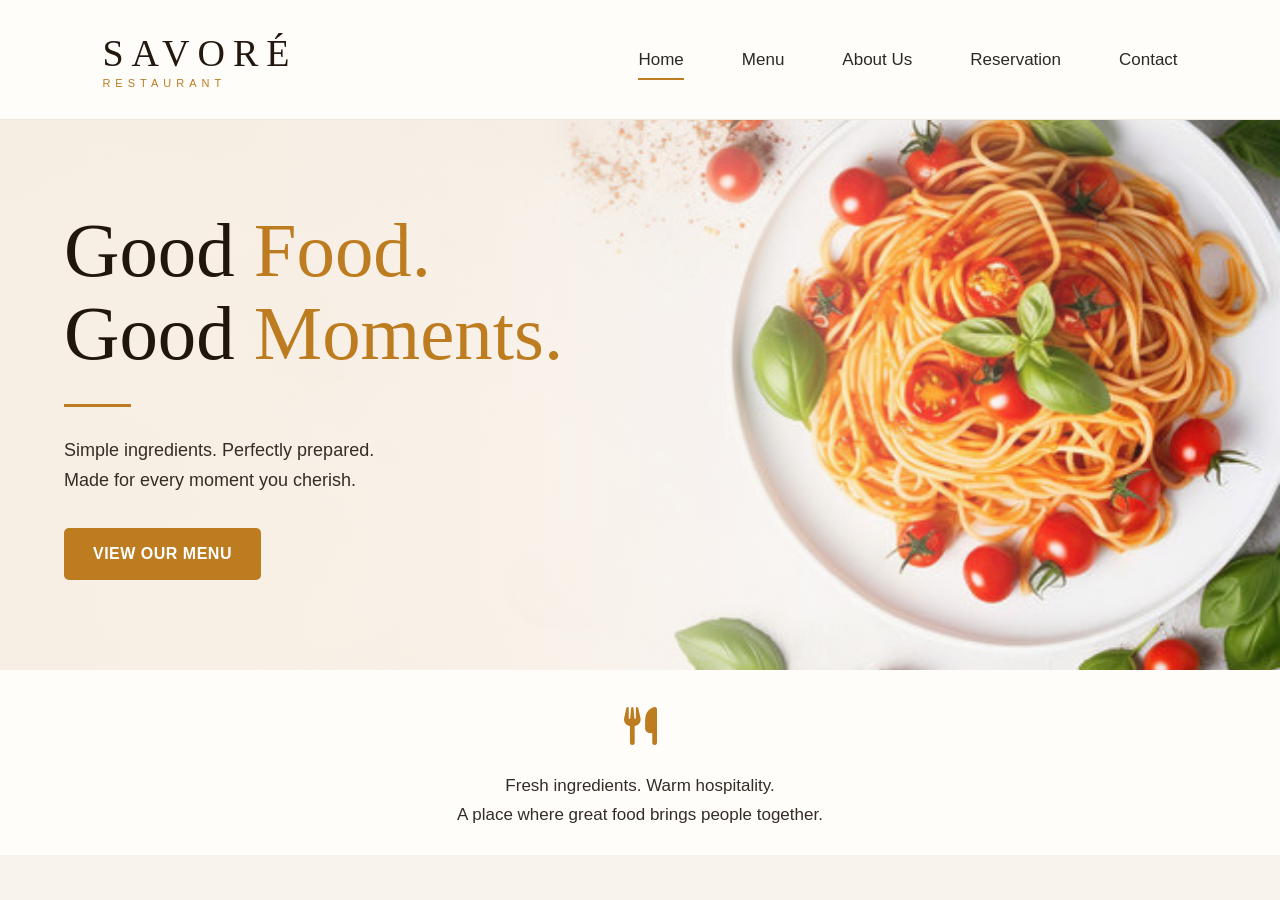
<file: index.html>
<!DOCTYPE html>
<html lang="en">
<head>
    <meta charset="UTF-8">
    <meta name="viewport" content="width=device-width, initial-scale=1.0">

    <title>Savoré Restaurant</title>

    <!-- Google Font -->
    <!-- <link rel="preconnect" href="https://fonts.googleapis.com">
    <link rel="preconnect" href="https://fonts.gstatic.com" crossorigin>
    <link href="https://fonts.googleapis.com/css2?family=DM+Sans:wght@400;500;600&family=Playfair+Display:wght@400;500;600&display=swap" rel="stylesheet"> -->
        <link rel="icon" href="/IMG/Food.jpg">
    <!-- Font Awesome -->
    <link rel="stylesheet"href="https://cdnjs.cloudflare.com/ajax/libs/font-awesome/6.7.2/css/all.min.css">

    <!-- Your CSS -->
    <link rel="stylesheet" href="./CSS/Assign2.css">
</head>

<body>

    <!--HEADER-->

    <header class="header">

        <div class="navbar">

            <!-- LOGO -->

            <a href="index.html" class="logo">

                <span class="logo-name">SAVORÉ</span>

                <span class="logo-subtitle">
                    RESTAURANT
                </span>

            </a>


            <!-- NAVIGATION -->

            <nav class="nav">

                <a href="index.html" class="active">
                    Home
                </a>

                <a href="menu.html">
                    Menu
                </a>

                <a href="about.html">
                    About Us
                </a>

                <a href="reservation.html">Reservation</a>

                <a href="contact.html">
                    Contact
                </a>

            </nav>

        </div>

    </header>
 

    <!-- HERO-->

    <main>

       <!-- HERO SECTION -->

<section class="hero">

    <img src="./IMG/spagg.jpg" alt="Delicious pasta" class="hero-bg">

    <div class="hero-overlay"></div>

    <div class="hero-content">

        <h1>
            Good <span>Food.</span><br>
            Good <span>Moments.</span>
        </h1>

        <div class="gold-line"></div>

        <p>
            Simple ingredients. Perfectly prepared.<br>
            Made for every moment you cherish.
        </p>

        <a href="#" class="menu-button">
            VIEW OUR MENU
        </a>

    </div>

</section>

        <!-- INTRO -->

        <section class="intro">

            <div class="restaurant-icon">

                <i class="fa-solid fa-utensils"></i>

            </div>

            <p>
                Fresh ingredients. Warm hospitality.
            </p>

            <p>
                A place where great food brings people together.
            </p>

        </section>

    </main>


</body>
</html>
</file>
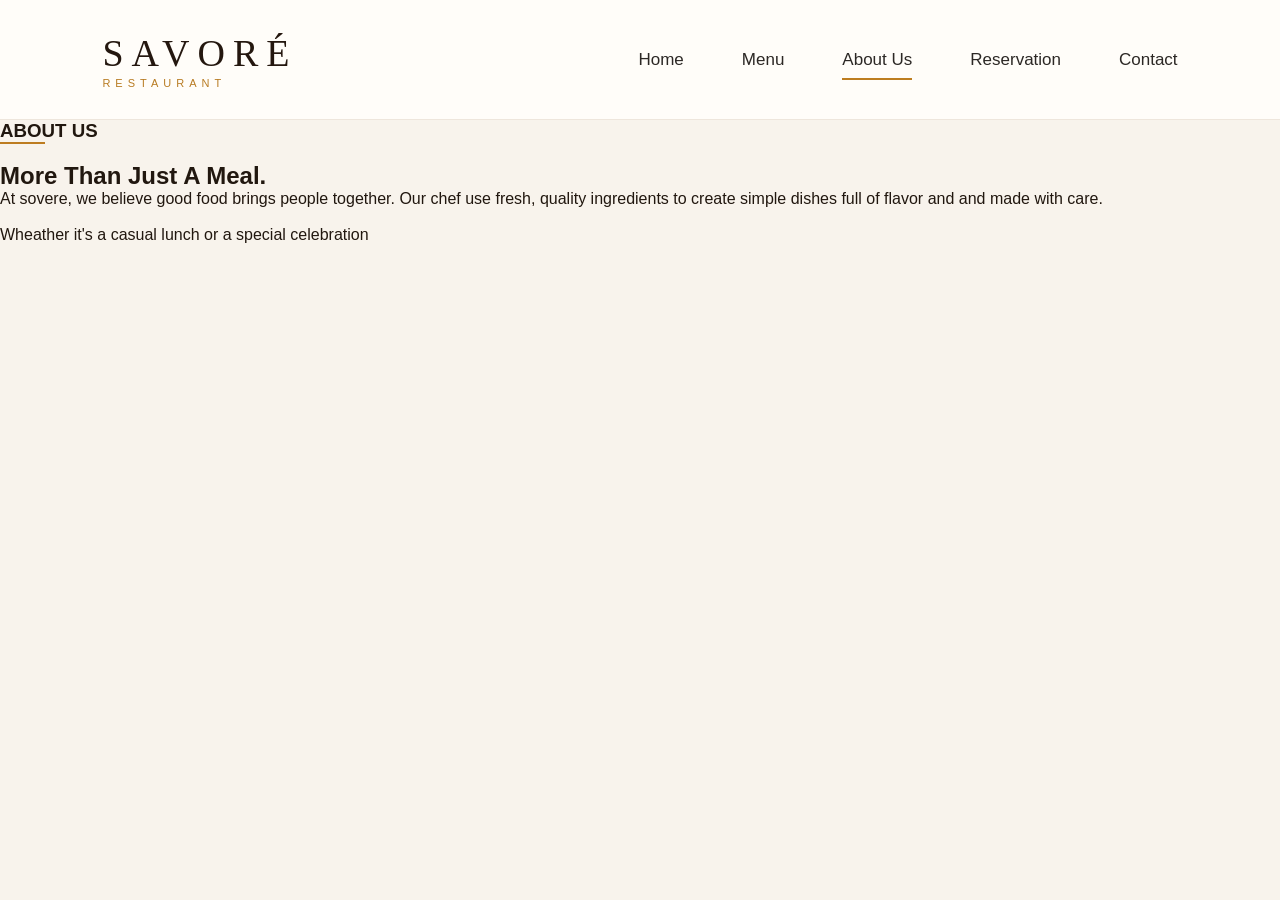
<file: about.html>
<!DOCTYPE html>
<html lang="en">
<head>
    <meta charset="UTF-8">
    <meta name="viewport" content="width=device-width, initial-scale=1.0">
    <title>About Us</title>
    <link rel="stylesheet" href="/CSS/Assign2.css">
    <link rel="icon" href="/IMG/Dinner.jpg">
</head>
<body>
    <header class="header">

        <div class="navbar">

            <!-- LOGO -->

            <a href="index.html" class="logo">

                <span class="logo-name">SAVORÉ</span>

                <span class="logo-subtitle">
                    RESTAURANT
                </span>

            </a>


            <!-- NAVIGATION -->

            <nav class="nav">

                <a href="index.html">
                    Home
                </a>

                <a href="menu.html">
                    Menu
                </a>

                <a href="about.html" class="active">
                    About Us
                </a>

                <a href="reservation.html">Reservation</a>

                <a href="contact.html">Contact</a>

            </nav>

        </div>

    </header>
            <section class="about-intro">
                <h3>
                     <span>ABOUT US</span>
                </h3>
                <div class="intro-line"></div>

            <h1>
                More Than Just A <span>Meal.</span>
                <!-- <div class="intro-line"></div> -->
            </h1>    

            <p>
                At sovere, we believe good food
                brings people together. Our chef 
                use fresh, quality ingredients to create
                simple dishes full of flavor and and made
                with care. <br> <br>
                Wheather it's a casual lunch or a special celebration
                

            </p>

            
            </section>

</body>
</html>
</file>
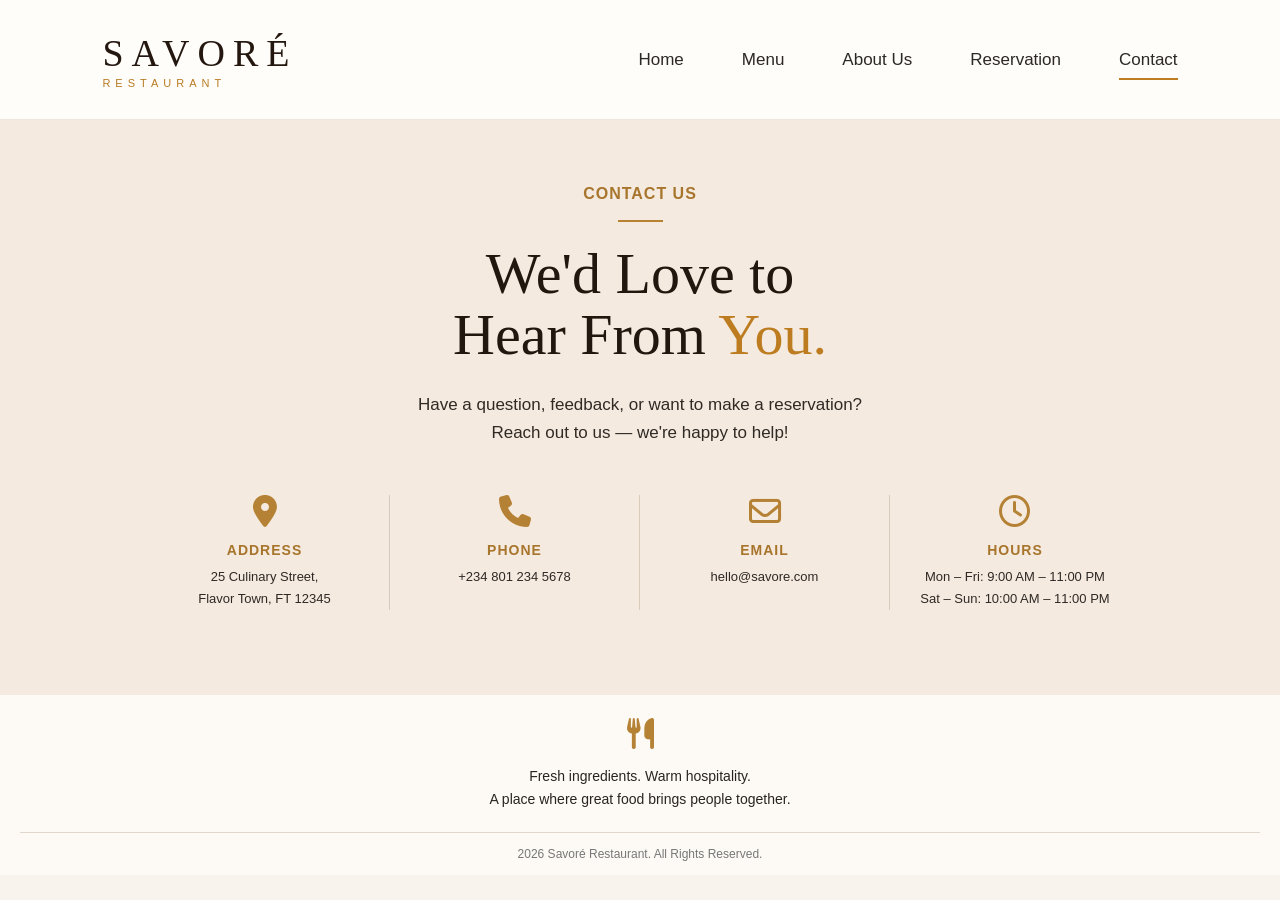
<file: contact.html>
<!DOCTYPE html>
<html lang="en">
<head>
    <meta charset="UTF-8">
    <meta name="viewport" content="width=device-width, initial-scale=1.0">
    <title>Contact</title>
    <link rel="stylesheet" href="/CSS/Assign2.css">
    <link rel="icon" href="/IMG/Delicious food.jpg">
        <link
        rel="stylesheet"
        href="https://cdnjs.cloudflare.com/ajax/libs/font-awesome/6.7.2/css/all.min.css"
    >

</head>
<body>
    <header class="header">

        <div class="navbar">

            <!-- LOGO -->

            <a href="index.html" class="logo">

                <span class="logo-name">SAVORÉ</span>

                <span class="logo-subtitle">
                    RESTAURANT
                </span>

            </a>


            <!-- NAVIGATION -->

            <nav class="nav">

                <a href="index.html">
                    Home
                </a>

                <a href="menu.html">
                    Menu
                </a>

                <a href="about.html">
                    About Us
                </a>
                <a href="reservation.html">Reservation</a>

                <a href="contact.html" class="active">
                    Contact
                </a>

            </nav>

        </div>

    </header>
           <section class="contact-section">


    <div class="contact-heading">

        <span>
            CONTACT US
        </span>


        <div class="contact-line"></div>


        <h1>
            We'd Love to<br>
            Hear From <strong>You.</strong>
        </h1>


        <p>
            Have a question, feedback, or want to make a reservation?<br>
            Reach out to us — we're happy to help!
        </p>

    </div>



    <!-- ==================================
         CONTACT INFORMATION
    =================================== -->

    <div class="contact-info">


        <!-- ADDRESS -->

        <div class="contact-box">

            <i class="fa-solid fa-location-dot"></i>

            <h3>
                ADDRESS
            </h3>

            <p>
                25 Culinary Street,<br>
                Flavor Town, FT 12345
            </p>

        </div>



        <!-- PHONE -->

        <div class="contact-box">

            <i class="fa-solid fa-phone"></i>

            <h3>
                PHONE
            </h3>

            <p>
                +234 801 234 5678
            </p>

        </div>



        <!-- EMAIL -->

        <div class="contact-box">

            <i class="fa-regular fa-envelope"></i>

            <h3>
                EMAIL
            </h3>

            <p>
                hello@savore.com
            </p>

        </div>



        <!-- HOURS -->

        <div class="contact-box">

            <i class="fa-regular fa-clock"></i>

            <h3>
                HOURS
            </h3>

            <p>
                Mon – Fri: 9:00 AM – 11:00 PM<br>
                Sat – Sun: 10:00 AM – 11:00 PM
            </p>

        </div>

    </div>

</section>



<!-- ======================================
     FOOTER
======================================= -->

<footer class="contact-footer">

    <div class="footer-icon">

        <i class="fa-solid fa-utensils"></i>

    </div>


    <p>
        Fresh ingredients. Warm hospitality.
    </p>

    <p>
        A place where great food brings people together.
    </p>


    <div class="footer-bottom">

         2026 Savoré Restaurant. All Rights Reserved.

    </div>

</footer>





</body>
</html>
</file>
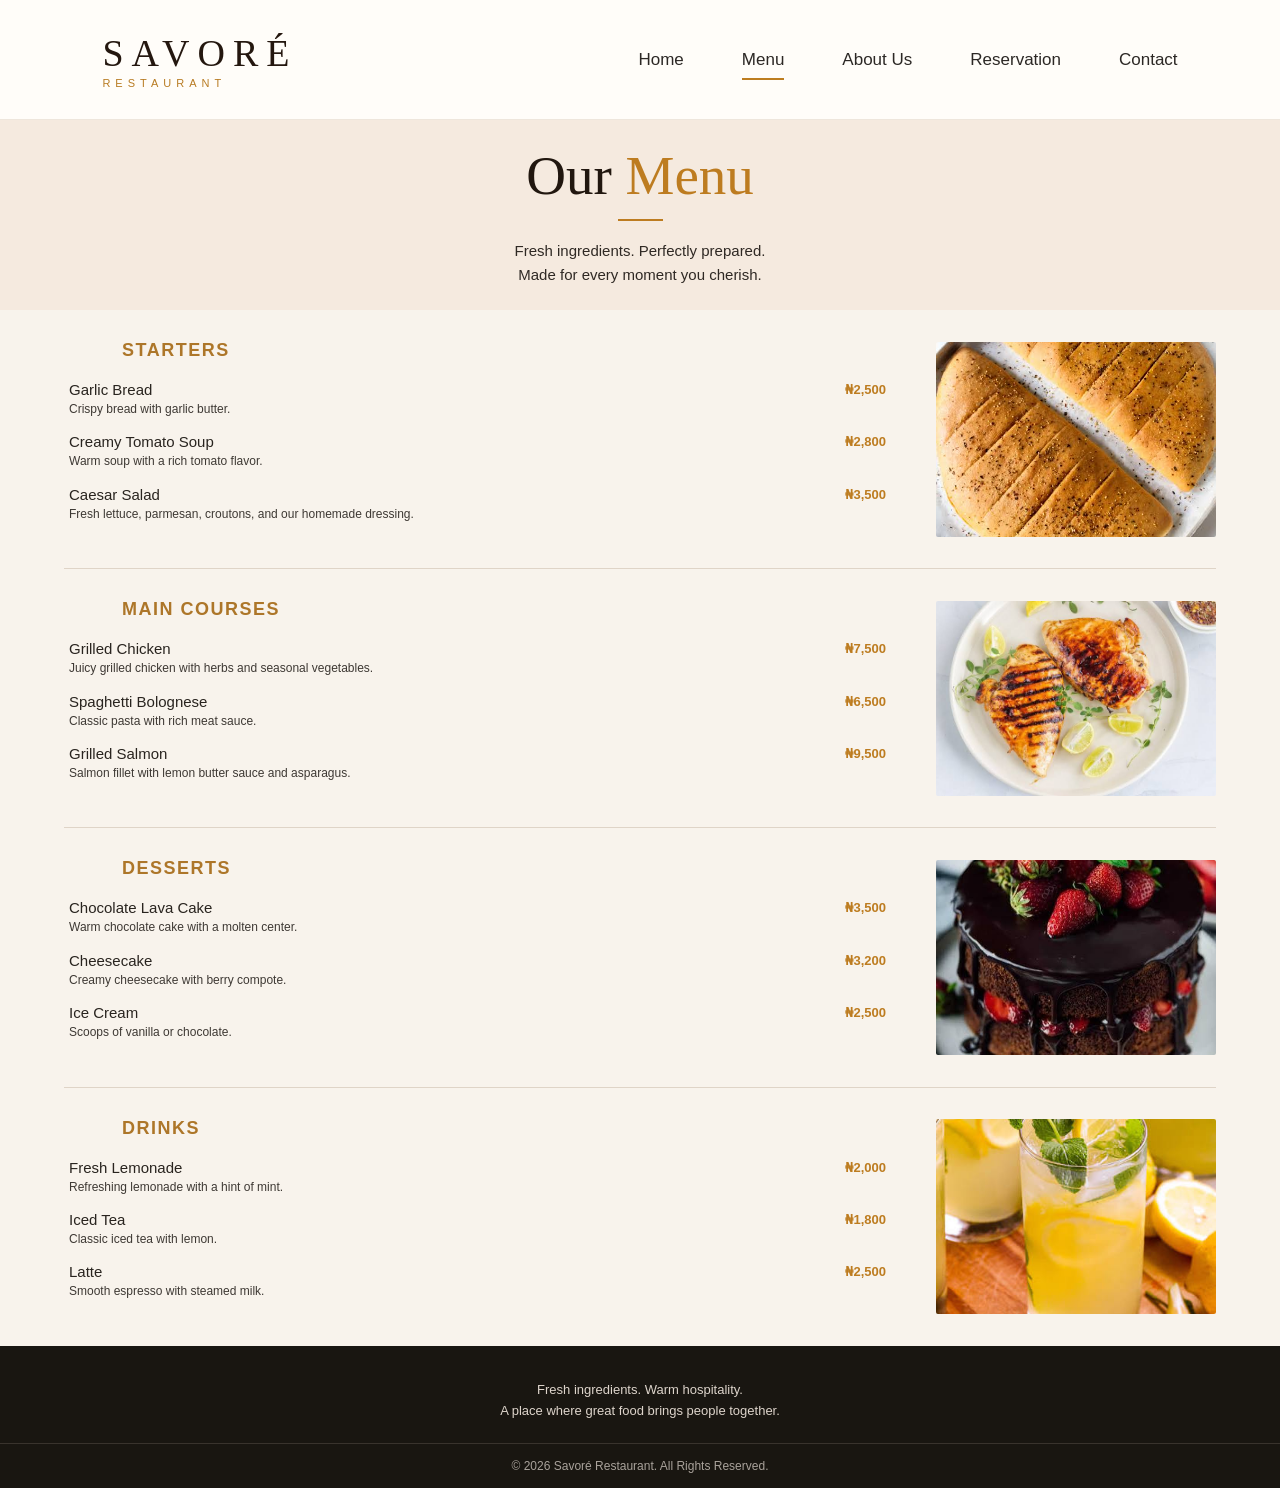
<file: menu.html>
<!DOCTYPE html>
<html lang="en">
<head>
    <meta charset="UTF-8">
    <meta name="viewport" content="width=device-width, initial-scale=1.0">
    <title>Menu</title>
    <link rel="stylesheet" href="/CSS/Assign2.css">
    <link rel="icon" href="/IMG/spagg.jpg">
</head>
<body>

        <header class="header">

        <div class="navbar">

            <!-- LOGO -->

            <a href="index.html" class="logo">

                <span class="logo-name">SAVORÉ</span>

                <span class="logo-subtitle">
                    RESTAURANT
                </span>

            </a>


            <!-- NAVIGATION -->

            <nav class="nav">

                <a href="index.html">
                    Home
                </a>

                <a href="menu.html" class="active">
                    Menu
                </a>

                <a href="about.html">
                    About Us
                </a>

                <a href="reservation.html">Reservation</a>

                <a href="contact.html">
                    Contact
                </a>

            </nav>

        </div>

    </header>

        <section class="menu-intro">

    <h1>
        Our <span>Menu</span>
    </h1>

    <div class="intro-line"></div>

    <p>
        Fresh ingredients. Perfectly prepared.<br>
        Made for every moment you cherish.
    </p>

</section>



<!-- ======================================
     MENU CONTENT
======================================= -->

<main class="menu-container">


    <!-- ==================================
         STARTERS
    =================================== -->

    <section class="menu-row">


        <div class="menu-details">

            <div class="category-title">

                <i class="fa-solid fa-bowl-food"></i>

                <h2>
                    STARTERS
                </h2>

            </div>


            <div class="food-item">

                <div>

                    <h3>
                        Garlic Bread
                    </h3>

                    <p>
                        Crispy bread with garlic butter.
                    </p>

                </div>

                <span>
                    ₦2,500
                </span>

            </div>


            <div class="food-item">

                <div>

                    <h3>
                        Creamy Tomato Soup
                    </h3>

                    <p>
                        Warm soup with a rich tomato flavor.
                    </p>

                </div>

                <span>
                    ₦2,800
                </span>

            </div>


            <div class="food-item">

                <div>

                    <h3>
                        Caesar Salad
                    </h3>

                    <p>
                        Fresh lettuce, parmesan, croutons,
                        and our homemade dressing.
                    </p>

                </div>

                <span>
                    ₦3,500
                </span>

            </div>

        </div>


        <div class="menu-image">

            <img
                src="/IMG/Galic Bread.jpg"
                alt="Garlic bread"
            >

        </div>

    </section>



    <!-- ==================================
         MAIN COURSES
    =================================== -->

    <section class="menu-row">


        <div class="menu-details">

            <div class="category-title">

                <i class="fa-solid fa-bell-concierge"></i>

                <h2>
                    MAIN COURSES
                </h2>

            </div>


            <div class="food-item">

                <div>

                    <h3>
                        Grilled Chicken
                    </h3>

                    <p>
                        Juicy grilled chicken with herbs
                        and seasonal vegetables.
                    </p>

                </div>

                <span>
                    ₦7,500
                </span>

            </div>


            <div class="food-item">

                <div>

                    <h3>
                        Spaghetti Bolognese
                    </h3>

                    <p>
                        Classic pasta with rich meat sauce.
                    </p>

                </div>

                <span>
                    ₦6,500
                </span>

            </div>


            <div class="food-item">

                <div>

                    <h3>
                        Grilled Salmon
                    </h3>

                    <p>
                        Salmon fillet with lemon butter sauce
                        and asparagus.
                    </p>

                </div>

                <span>
                    ₦9,500
                </span>

            </div>

        </div>


        <div class="menu-image">

            <img
                src="/IMG/Grilled chicken.jpg"
                alt="Grilled chicken"
            >

        </div>

    </section>
    
    <!-- DESSERTS-->

    <section class="menu-row">


        <div class="menu-details">

            <div class="category-title">

                <i class="fa-solid fa-cake-candles"></i>

                <h2>
                    DESSERTS
                </h2>

            </div>


            <div class="food-item">

                <div>

                    <h3>
                        Chocolate Lava Cake
                    </h3>

                    <p>
                        Warm chocolate cake with a
                        molten center.
                    </p>

                </div>

                <span>
                    ₦3,500
                </span>

            </div>


            <div class="food-item">

                <div>

                    <h3>
                        Cheesecake
                    </h3>

                    <p>
                        Creamy cheesecake with berry compote.
                    </p>

                </div>

                <span>
                    ₦3,200
                </span>

            </div>


            <div class="food-item">

                <div>

                    <h3>
                        Ice Cream
                    </h3>

                    <p>
                        Scoops of vanilla or chocolate.
                    </p>

                </div>

                <span>
                    ₦2,500
                </span>

            </div>

        </div>


        <div class="menu-image">

            <img
                src="/IMG/Chocolate.jpg"
                alt="Chocolate dessert"
            >

        </div>

    </section>



    <!-- ==================================
         DRINKS
    =================================== -->

    <section class="menu-row">


        <div class="menu-details">

            <div class="category-title">

                <i class="fa-solid fa-champagne-glasses"></i>

                <h2>
                    DRINKS
                </h2>

            </div>


            <div class="food-item">

                <div>

                    <h3>
                        Fresh Lemonade
                    </h3>

                    <p>
                        Refreshing lemonade with a hint of mint.
                    </p>

                </div>

                <span>
                    ₦2,000
                </span>

            </div>


            <div class="food-item">

                <div>

                    <h3>
                        Iced Tea
                    </h3>

                    <p>
                        Classic iced tea with lemon.
                    </p>

                </div>

                <span>
                    ₦1,800
                </span>

            </div>


            <div class="food-item">

                <div>

                    <h3>
                        Latte
                    </h3>

                    <p>
                        Smooth espresso with steamed milk.
                    </p>

                </div>

                <span>
                    ₦2,500
                </span>

            </div>

        </div>


        <div class="menu-image">

            <img
                src="/IMG/Lemonade.jpg"
                alt="Fresh lemonade"
            >

        </div>

    </section>


</main>



<!-- ======================================
     FOOTER
======================================= -->

<footer class="footer">

    <div class="footer-icon">

        <i class="fa-solid fa-utensils"></i>

    </div>


    <p>
        Fresh ingredients. Warm hospitality.
    </p>

    <p>
        A place where great food brings people together.
    </p>


    <div class="footer-bottom">

        © 2026 Savoré Restaurant. All Rights Reserved.

    </div>

</footer>


</body>

</html>

</body>
</html>
</file>
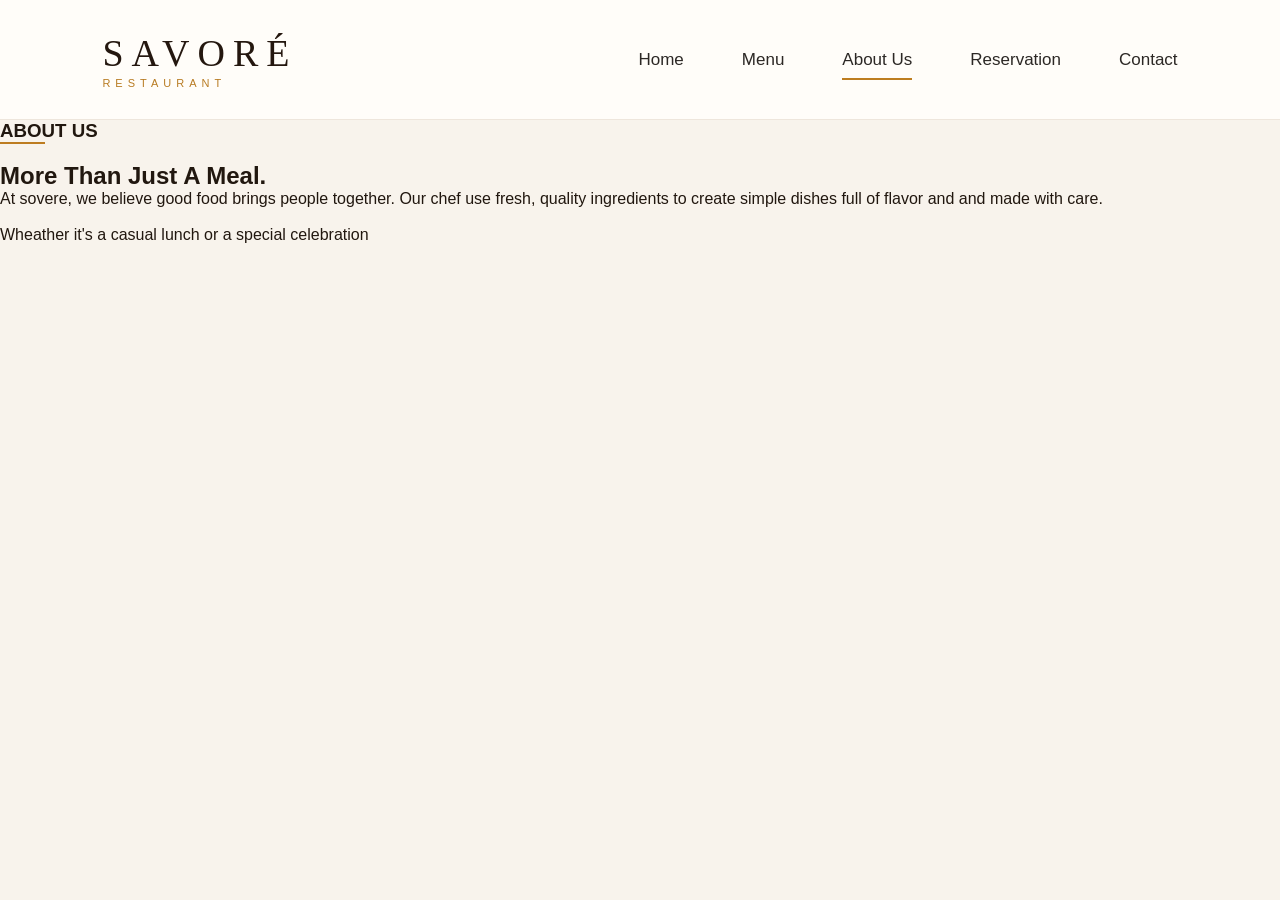
<file: HTML/about.html>
<!DOCTYPE html>
<html lang="en">
<head>
    <meta charset="UTF-8">
    <meta name="viewport" content="width=device-width, initial-scale=1.0">
    <title>About Us</title>
    <link rel="stylesheet" href="/CSS/Assign2.css">
    <link rel="icon" href="/IMG/Dinner.jpg">
</head>
<body>
    <header class="header">

        <div class="navbar">

            <!-- LOGO -->

            <a href="Assign2.html" class="logo">

                <span class="logo-name">SAVORÉ</span>

                <span class="logo-subtitle">
                    RESTAURANT
                </span>

            </a>


            <!-- NAVIGATION -->

            <nav class="nav">

                <a href="Assign2.html">
                    Home
                </a>

                <a href="menu.html">
                    Menu
                </a>

                <a href="about.html" class="active">
                    About Us
                </a>

                <a href="reservation.html">Reservation</a>

                <a href="contact.html">Contact</a>

            </nav>

        </div>

    </header>
            <section class="about-intro">
                <h3>
                     <span>ABOUT US</span>
                </h3>
                <div class="intro-line"></div>

            <h1>
                More Than Just A <span>Meal.</span>
                <!-- <div class="intro-line"></div> -->
            </h1>    

            <p>
                At sovere, we believe good food
                brings people together. Our chef 
                use fresh, quality ingredients to create
                simple dishes full of flavor and and made
                with care. <br> <br>
                Wheather it's a casual lunch or a special celebration
                

            </p>

            
            </section>

</body>
</html>
</file>
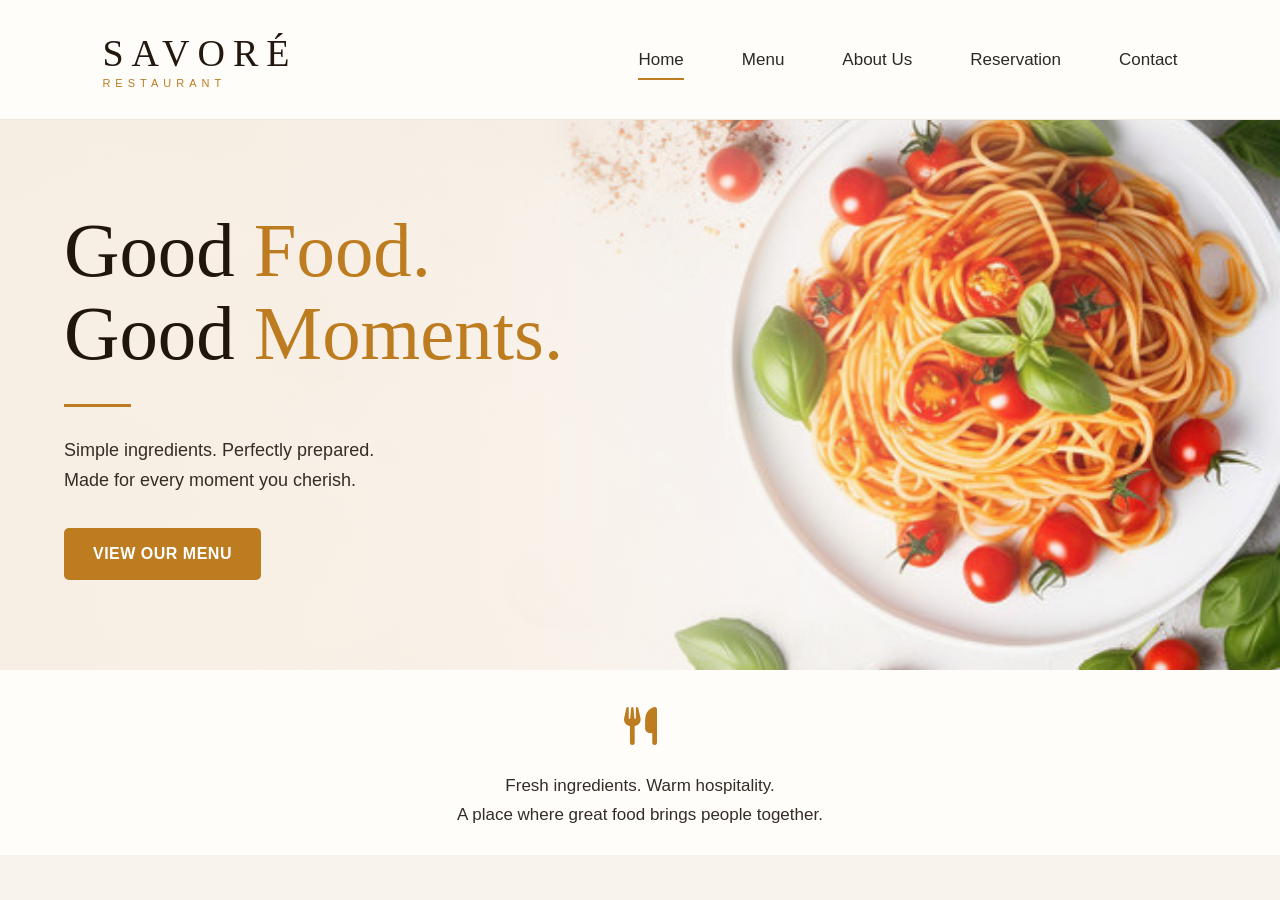
<file: HTML/Assign2.html>
<!DOCTYPE html>
<html lang="en">
<head>
    <meta charset="UTF-8">
    <meta name="viewport" content="width=device-width, initial-scale=1.0">

    <title>Savoré Restaurant</title>

    <!-- Google Font -->
    <!-- <link rel="preconnect" href="https://fonts.googleapis.com">
    <link rel="preconnect" href="https://fonts.gstatic.com" crossorigin>
    <link href="https://fonts.googleapis.com/css2?family=DM+Sans:wght@400;500;600&family=Playfair+Display:wght@400;500;600&display=swap" rel="stylesheet"> -->
        <link rel="icon" href="/IMG/Food.jpg">
    <!-- Font Awesome -->
    <link rel="stylesheet"href="https://cdnjs.cloudflare.com/ajax/libs/font-awesome/6.7.2/css/all.min.css">

    <!-- Your CSS -->
    <link rel="stylesheet" href="/CSS/Assign2.css">
</head>

<body>

    <!--HEADER-->

    <header class="header">

        <div class="navbar">

            <!-- LOGO -->

            <a href="Assign2.html" class="logo">

                <span class="logo-name">SAVORÉ</span>

                <span class="logo-subtitle">
                    RESTAURANT
                </span>

            </a>


            <!-- NAVIGATION -->

            <nav class="nav">

                <a href="Assign2.html" class="active">
                    Home
                </a>

                <a href="menu.html">
                    Menu
                </a>

                <a href="about.html">
                    About Us
                </a>

                <a href="reservation.html">Reservation</a>

                <a href="contact.html">
                    Contact
                </a>

            </nav>

        </div>

    </header>


    <!-- HERO-->

    <main>

       <!-- HERO SECTION -->

<section class="hero">

    <img src="/IMG/spagg.jpg" alt="Delicious pasta" class="hero-bg">

    <div class="hero-overlay"></div>

    <div class="hero-content">

        <h1>
            Good <span>Food.</span><br>
            Good <span>Moments.</span>
        </h1>

        <div class="gold-line"></div>

        <p>
            Simple ingredients. Perfectly prepared.<br>
            Made for every moment you cherish.
        </p>

        <a href="#" class="menu-button">
            VIEW OUR MENU
        </a>

    </div>

</section>

        <!-- INTRO -->

        <section class="intro">

            <div class="restaurant-icon">

                <i class="fa-solid fa-utensils"></i>

            </div>

            <p>
                Fresh ingredients. Warm hospitality.
            </p>

            <p>
                A place where great food brings people together.
            </p>

        </section>

    </main>


</body>
</html>
</file>
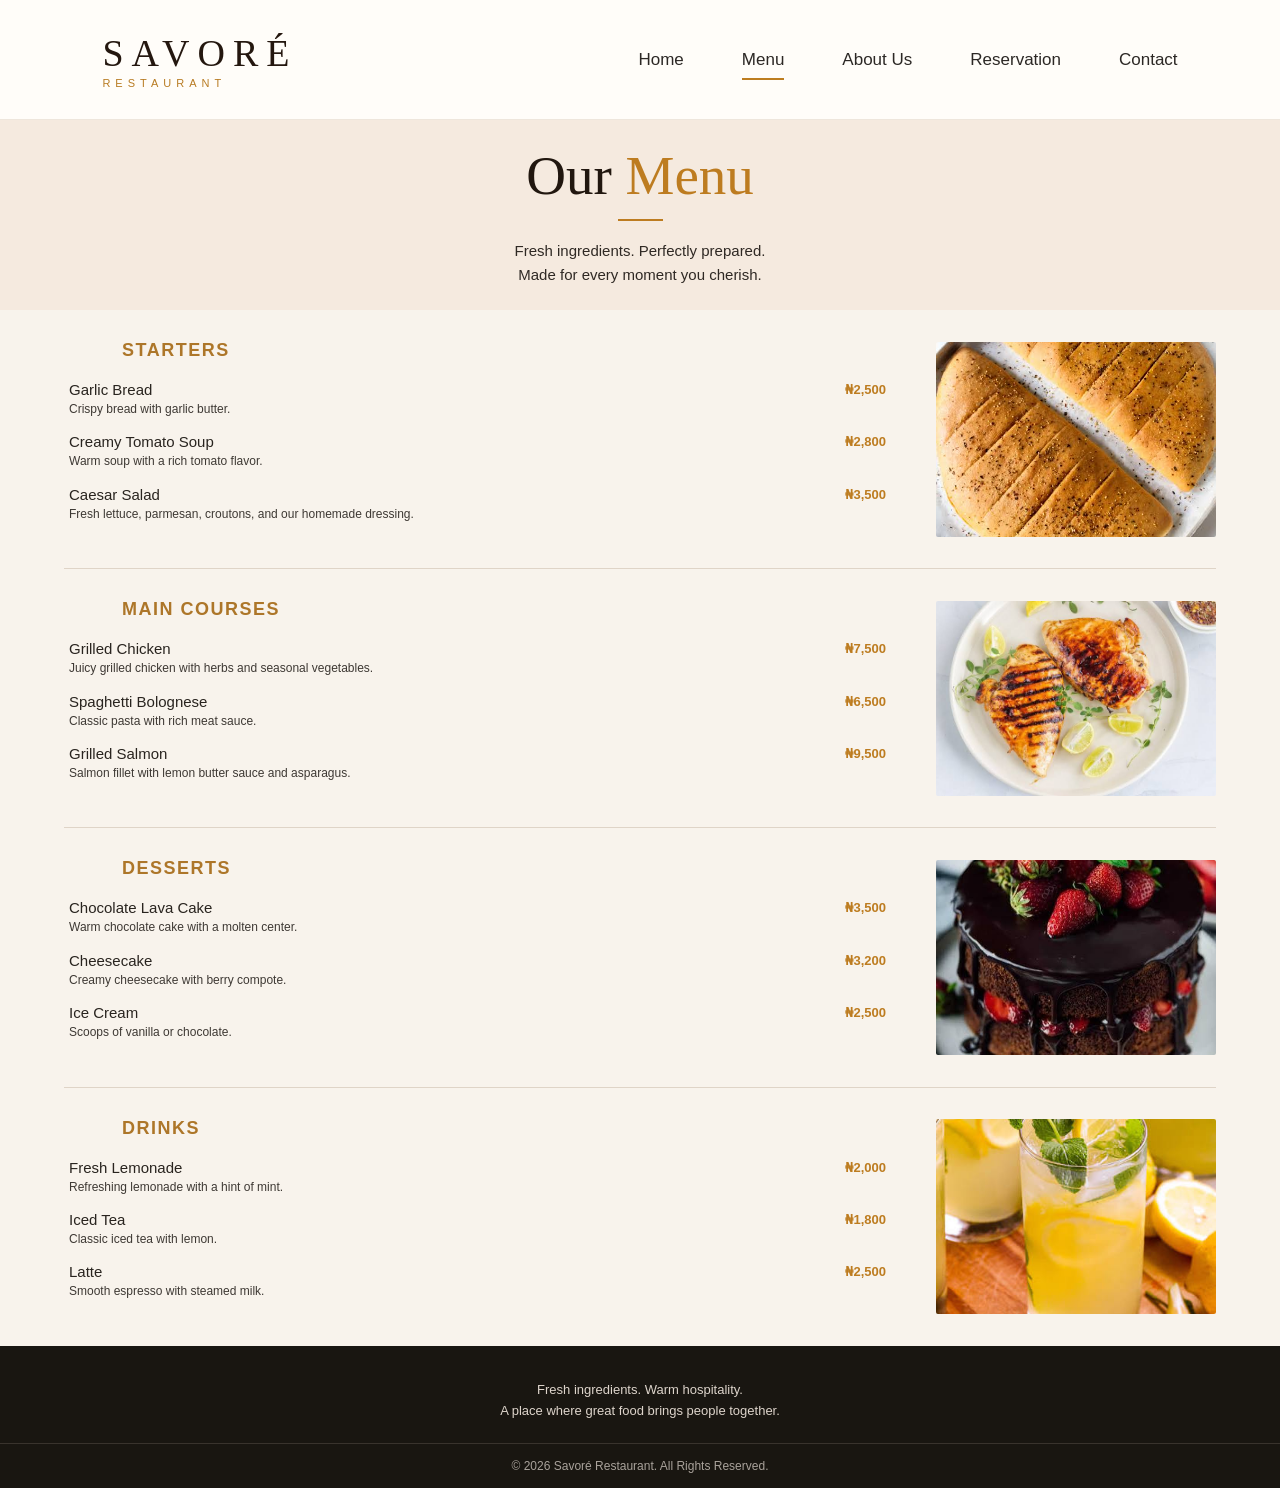
<file: HTML/menu.html>
<!DOCTYPE html>
<html lang="en">
<head>
    <meta charset="UTF-8">
    <meta name="viewport" content="width=device-width, initial-scale=1.0">
    <title>Menu</title>
    <link rel="stylesheet" href="/CSS/Assign2.css">
    <link rel="icon" href="/IMG/spagg.jpg">
</head>
<body>

        <header class="header">

        <div class="navbar">

            <!-- LOGO -->

            <a href="Assign2.html" class="logo">

                <span class="logo-name">SAVORÉ</span>

                <span class="logo-subtitle">
                    RESTAURANT
                </span>

            </a>


            <!-- NAVIGATION -->

            <nav class="nav">

                <a href="Assign2.html">
                    Home
                </a>

                <a href="menu.html" class="active">
                    Menu
                </a>

                <a href="about.html">
                    About Us
                </a>

                <a href="reservation.html">Reservation</a>

                <a href="contact.html">
                    Contact
                </a>

            </nav>

        </div>

    </header>

        <section class="menu-intro">

    <h1>
        Our <span>Menu</span>
    </h1>

    <div class="intro-line"></div>

    <p>
        Fresh ingredients. Perfectly prepared.<br>
        Made for every moment you cherish.
    </p>

</section>



<!-- ======================================
     MENU CONTENT
======================================= -->

<main class="menu-container">


    <!-- ==================================
         STARTERS
    =================================== -->

    <section class="menu-row">


        <div class="menu-details">

            <div class="category-title">

                <i class="fa-solid fa-bowl-food"></i>

                <h2>
                    STARTERS
                </h2>

            </div>


            <div class="food-item">

                <div>

                    <h3>
                        Garlic Bread
                    </h3>

                    <p>
                        Crispy bread with garlic butter.
                    </p>

                </div>

                <span>
                    ₦2,500
                </span>

            </div>


            <div class="food-item">

                <div>

                    <h3>
                        Creamy Tomato Soup
                    </h3>

                    <p>
                        Warm soup with a rich tomato flavor.
                    </p>

                </div>

                <span>
                    ₦2,800
                </span>

            </div>


            <div class="food-item">

                <div>

                    <h3>
                        Caesar Salad
                    </h3>

                    <p>
                        Fresh lettuce, parmesan, croutons,
                        and our homemade dressing.
                    </p>

                </div>

                <span>
                    ₦3,500
                </span>

            </div>

        </div>


        <div class="menu-image">

            <img
                src="/IMG/Galic Bread.jpg"
                alt="Garlic bread"
            >

        </div>

    </section>



    <!-- ==================================
         MAIN COURSES
    =================================== -->

    <section class="menu-row">


        <div class="menu-details">

            <div class="category-title">

                <i class="fa-solid fa-bell-concierge"></i>

                <h2>
                    MAIN COURSES
                </h2>

            </div>


            <div class="food-item">

                <div>

                    <h3>
                        Grilled Chicken
                    </h3>

                    <p>
                        Juicy grilled chicken with herbs
                        and seasonal vegetables.
                    </p>

                </div>

                <span>
                    ₦7,500
                </span>

            </div>


            <div class="food-item">

                <div>

                    <h3>
                        Spaghetti Bolognese
                    </h3>

                    <p>
                        Classic pasta with rich meat sauce.
                    </p>

                </div>

                <span>
                    ₦6,500
                </span>

            </div>


            <div class="food-item">

                <div>

                    <h3>
                        Grilled Salmon
                    </h3>

                    <p>
                        Salmon fillet with lemon butter sauce
                        and asparagus.
                    </p>

                </div>

                <span>
                    ₦9,500
                </span>

            </div>

        </div>


        <div class="menu-image">

            <img
                src="/IMG/Grilled chicken.jpg"
                alt="Grilled chicken"
            >

        </div>

    </section>
    
    <!-- DESSERTS-->

    <section class="menu-row">


        <div class="menu-details">

            <div class="category-title">

                <i class="fa-solid fa-cake-candles"></i>

                <h2>
                    DESSERTS
                </h2>

            </div>


            <div class="food-item">

                <div>

                    <h3>
                        Chocolate Lava Cake
                    </h3>

                    <p>
                        Warm chocolate cake with a
                        molten center.
                    </p>

                </div>

                <span>
                    ₦3,500
                </span>

            </div>


            <div class="food-item">

                <div>

                    <h3>
                        Cheesecake
                    </h3>

                    <p>
                        Creamy cheesecake with berry compote.
                    </p>

                </div>

                <span>
                    ₦3,200
                </span>

            </div>


            <div class="food-item">

                <div>

                    <h3>
                        Ice Cream
                    </h3>

                    <p>
                        Scoops of vanilla or chocolate.
                    </p>

                </div>

                <span>
                    ₦2,500
                </span>

            </div>

        </div>


        <div class="menu-image">

            <img
                src="/IMG/Chocolate.jpg"
                alt="Chocolate dessert"
            >

        </div>

    </section>



    <!-- ==================================
         DRINKS
    =================================== -->

    <section class="menu-row">


        <div class="menu-details">

            <div class="category-title">

                <i class="fa-solid fa-champagne-glasses"></i>

                <h2>
                    DRINKS
                </h2>

            </div>


            <div class="food-item">

                <div>

                    <h3>
                        Fresh Lemonade
                    </h3>

                    <p>
                        Refreshing lemonade with a hint of mint.
                    </p>

                </div>

                <span>
                    ₦2,000
                </span>

            </div>


            <div class="food-item">

                <div>

                    <h3>
                        Iced Tea
                    </h3>

                    <p>
                        Classic iced tea with lemon.
                    </p>

                </div>

                <span>
                    ₦1,800
                </span>

            </div>


            <div class="food-item">

                <div>

                    <h3>
                        Latte
                    </h3>

                    <p>
                        Smooth espresso with steamed milk.
                    </p>

                </div>

                <span>
                    ₦2,500
                </span>

            </div>

        </div>


        <div class="menu-image">

            <img
                src="/IMG/Lemonade.jpg"
                alt="Fresh lemonade"
            >

        </div>

    </section>


</main>



<!-- ======================================
     FOOTER
======================================= -->

<footer class="footer">

    <div class="footer-icon">

        <i class="fa-solid fa-utensils"></i>

    </div>


    <p>
        Fresh ingredients. Warm hospitality.
    </p>

    <p>
        A place where great food brings people together.
    </p>


    <div class="footer-bottom">

        © 2026 Savoré Restaurant. All Rights Reserved.

    </div>

</footer>


</body>

</html>

</body>
</html>
</file>
<file: CSS/Assign2.css>
/* ==============================
   GENERAL RESET
================================= */

* {
    margin: 0;
    padding: 0;
    box-sizing: border-box;
}

html {
    scroll-behavior: smooth;
}

body {
    background: #f8f3ec;
    color: #21170f;
    font-family: "DM Sans", sans-serif;
}


/* ==============================
   HEADER
================================= */

.header {
    width: 100%;
    height: 120px;
    background: #fffdf9;
    border-bottom: 1px solid #eee6dc;
}

.navbar {
    width: 84%;
    max-width: 1180px;
    height: 100%;
    margin: auto;

    display: flex;
    align-items: center;
    justify-content: space-between;
}


/* ==============================
   LOGO
================================= */

.logo {
    text-decoration: none;

    display: flex;
    flex-direction: column;

    align-items: flex-start;
}

.logo-name {
    font-family: "Playfair Display", serif;
    font-size: 38px;
    letter-spacing: 8px;
    color: #24170f;
}

.logo-subtitle {
    color: #b87b22;
    font-size: 11px;
    letter-spacing: 5px;
    margin-top: 2px;
}


/* ==============================
   NAVIGATION
================================= */

.nav {
    display: flex;
    align-items: center;
    gap: 58px;
}

.nav a {
    position: relative;

    text-decoration: none;

    color: #2c2825;

    font-size: 17px;
    font-weight: 500;

    padding: 10px 0;
}


/* Navigation hover */

.nav a::after {
    content: "";

    position: absolute;

    left: 0;
    bottom: 0;

    width: 0;
    height: 2px;

    background: #bd7d20;

    transition: width 0.3s ease;
}

.nav a:hover::after {
    width: 100%;
}


/* Active page */

.nav a.active::after {
    width: 100%;
}

/* ==============================
   HERO SECTION
================================= */

.hero {
    position: relative;

    width: 100%;
    height: 550px;

    overflow: hidden;

    display: flex;
    align-items: center;
}


/* Background image */

.hero-bg {
    position: absolute;

    top: 0;
    left: 0;

    width: 100%;
    height: 100%;

    object-fit: cover;

    z-index: 1;
}


/* Slight overlay */

.hero-overlay {
    position: absolute;

    top: 0;
    left: 0;

    width: 100%;
    height: 100%;

    background: linear-gradient(
        90deg,
        rgba(248, 239, 227, 0.96) 0%,
        rgba(248, 239, 227, 0.82) 35%,
        rgba(248, 239, 227, 0.25) 65%,
        rgba(248, 239, 227, 0) 100%
    );

    z-index: 2;
}


/* Text */

.hero-content {
    position: relative;

    z-index: 3;

    width: 90%;
    max-width: 1180px;

    margin: auto;

    padding-left: 0;
}


.hero-content h1 {
    font-family: "Playfair Display", serif;

    font-size: clamp(55px, 6vw, 78px);

    font-weight: 400;

    line-height: 1.08;

    color: #21160e;
}


.hero-content h1 span {
    color: #bd7c20;
}


/* Gold line */

.gold-line {
    width: 67px;
    height: 3px;

    background: #bd7c20;

    margin: 28px 0;
}


/* Paragraph */

.hero-content p {
    font-size: 18px;

    line-height: 1.7;

    color: #342d27;

    margin-bottom: 32px;
}


/* Button */

.menu-button {
    display: inline-block;

    text-decoration: none;

    background: #bd7c20;

    color: white;

    padding: 17px 29px;

    font-size: 16px;

    font-weight: 600;

    letter-spacing: 0.5px;

    border-radius: 5px;

    transition: 0.3s ease;
}

.menu-button:hover {
    background: #9d6417;

    transform: translateY(-2px);
}

/* ==============================
   INTRO SECTION
================================= */

.intro {
    min-height: 185px;

    background: #fffdf9;

    display: flex;

    flex-direction: column;

    justify-content: center;

    align-items: center;

    text-align: center;

    color: #342d27;

    font-size: 17px;

    line-height: 1.7;
}


/* Restaurant icon */

.restaurant-icon {
    color: #bd7c20;

    font-size: 38px;

    margin-bottom: 12px;
}


/* ==============================
   TABLET
================================= */

@media (max-width: 900px) {

    .navbar {
        width: 90%;
    }

    .nav {
        gap: 25px;
    }

    .hero-content {
        padding-left: 5%;
    }

    .hero-content h1 {
        font-size: 52px;
    }

}
/* MOBILE========== */

@media (max-width: 700px) {

    .hero {
        height: 650px;
    }

    .hero-content {
        width: 90%;
        margin: auto;
    }

    .hero-content h1 {
        font-size: 48px;
    }

    .hero-content p {
        font-size: 16px;
    }

    .hero-bg {
        object-position: 65% center;
    }

    .hero-overlay {
        background: linear-gradient(
            90deg,
            rgba(248, 239, 227, 0.96),
            rgba(248, 239, 227, 0.65)
        );
    }

}

/* =========================================
   MENU PAGE
========================================= */


/* =========================================
   MENU INTRO
========================================= */

.menu-intro {

    min-height: 190px;

    background: #f5eadf;

    display: flex;

    flex-direction: column;

    align-items: center;

    justify-content: center;

    text-align: center;

}


.menu-intro h1 {

    font-family: "Playfair Display", serif;

    font-size: 55px;

    font-weight: 400;

    color: #21170f;

    margin-bottom: 12px;

}


.menu-intro h1 span {

    color: #bd7c20;

}


.intro-line {

    width: 45px;

    height: 2px;

    background: #bd7c20;

    margin-bottom: 18px;

}


.menu-intro p {

    color: #2f2924;

    font-size: 15px;

    line-height: 1.6;

}



/* =========================================
   MENU CONTAINER
========================================= */

.menu-container {

    width: 90%;

    max-width: 1180px;

    margin: 0 auto;

}



/* =========================================
   MENU ROW
========================================= */

.menu-row {

    min-height: 230px;

    display: grid;

    grid-template-columns: 1fr 280px;

    gap: 45px;

    align-items: center;

    padding: 20px 0;

    border-bottom: 1px solid #dfd4c7;

}


.menu-row:last-child {

    border-bottom: none;

}



/* =========================================
   MENU DETAILS
========================================= */

.menu-details {

    padding: 10px 5px;

}



/* =========================================
   CATEGORY TITLE
========================================= */

.category-title {

    display: flex;

    align-items: center;

    gap: 18px;

    margin-bottom: 20px;

}


.category-title i {

    width: 35px;

    color: #bd7c20;

    font-size: 25px;

    text-align: center;

}


.category-title h2 {

    color: #ad7629;

    font-size: 18px;

    letter-spacing: 1.5px;

    font-weight: 600;

}



/* =========================================
   FOOD ITEM
========================================= */

.food-item {

    display: grid;

    grid-template-columns: 1fr auto;

    gap: 20px;

    margin-bottom: 15px;

}


.food-item h3 {

    font-family: "DM Sans", sans-serif;

    font-size: 15px;

    font-weight: 500;

    color: #29241f;

    margin-bottom: 3px;

}


.food-item p {

    color: #3e3934;

    font-size: 12px;

    line-height: 1.45;

    max-width: 500px;

}


.food-item span {

    color: #bd7c20;

    font-size: 13px;

    font-weight: 600;

    white-space: nowrap;

    padding-top: 1px;

}



/* =========================================
   FOOD IMAGE
========================================= */

.menu-image {

    width: 280px;

    height: 195px;

    overflow: hidden;

    border-radius: 2px;

}


.menu-image img {

    width: 100%;

    height: 100%;

    object-fit: cover;

    display: block;

    transition: transform .4s ease;

}


.menu-image:hover img {

    transform: scale(1.04);

}



/* =========================================
   FOOTER
========================================= */

.footer {

    background: #191611;

    color: #fff;

    text-align: center;

    padding-top: 22px;

}


.footer-icon {

    color: #bd7c20;

    font-size: 30px;

    margin-bottom: 12px;

}


.footer > p {

    color: #ddd4cb;

    font-size: 13px;

    line-height: 1.5;

    margin: 2px 0;

}


.footer-bottom {

    margin-top: 22px;

    padding: 15px;

    border-top: 1px solid #39332d;

    color: #a9a29b;

    font-size: 12px;

}



/* =========================================
   TABLET
========================================= */

@media (max-width: 850px) {

    .menu-row {

        grid-template-columns: 1fr 230px;

        gap: 30px;

    }


    .menu-image {

        width: 230px;

        height: 180px;

    }

}



/* =========================================
   MOBILE
========================================= */

@media (max-width: 650px) {

    .menu-intro {

        min-height: 180px;

        padding: 30px 20px;

    }


    .menu-intro h1 {

        font-size: 43px;

    }


    .menu-row {

        grid-template-columns: 1fr;

        gap: 20px;

        padding: 30px 0;

    }


    .menu-image {

        width: 100%;

        height: 220px;

        order: -1;

    }


    .menu-details {

        padding: 0;

    }


    .category-title {

        margin-bottom: 25px;

    }


    .food-item {

        gap: 12px;

    }


    .food-item h3 {

        font-size: 15px;

    }


    .food-item p {

        font-size: 12px;

    }

}

/* =========================================
   CONTACT PAGE
========================================= */


/* =========================================
   CONTACT SECTION
========================================= */

.contact-section {

    background: #f5eadf;

    min-height: 575px;

    padding: 65px 7% 45px;

}


/* =========================================
   CONTACT HEADING
========================================= */

.contact-heading {

    text-align: center;

    max-width: 850px;

    margin: 0 auto 48px;

}


.contact-heading > span {

    display: block;

    color: #a8752d;

    font-size: 16px;

    font-weight: 600;

    letter-spacing: 1px;

    margin-bottom: 17px;

}


.contact-line {

    width: 45px;

    height: 2px;

    background: #b98232;

    margin: 0 auto 22px;

}


.contact-heading h1 {

    font-family: "Playfair Display", serif;

    color: #21170f;

    font-size: 58px;

    line-height: 1.05;

    font-weight: 400;

    margin-bottom: 25px;

}


.contact-heading h1 strong {

    color: #bd7c20;

    font-weight: 400;

}


.contact-heading p {

    color: #302a25;

    font-size: 17px;

    line-height: 1.65;

}



/* =========================================
   CONTACT INFORMATION
========================================= */

.contact-info {

    max-width: 1000px;

    margin: 0 auto;

    display: grid;

    grid-template-columns:
        repeat(4, 1fr);

}


.contact-box {

    text-align: center;

    min-height: 115px;

    padding: 0 25px;

    border-right: 1px solid #d8cbbc;

}


.contact-box:last-child {

    border-right: none;

}


.contact-box i {

    color: #b58235;

    font-size: 32px;

    margin-bottom: 15px;

}


.contact-box h3 {

    color: #a8752d;

    font-size: 14px;

    font-weight: 600;

    letter-spacing: 1px;

    margin-bottom: 8px;

}


.contact-box p {

    color: #2e2925;

    font-size: 13px;

    line-height: 1.7;

}



/* =========================================
   CONTACT FOOTER
========================================= */

.contact-footer {

    background: #fdfaf6;

    text-align: center;

    padding: 22px 20px 0;

}


.contact-footer .footer-icon {

    color: #b58235;

    font-size: 31px;

    margin-bottom: 13px;

}


.contact-footer > p {

    color: #29241f;

    font-size: 14px;

    line-height: 1.5;

    margin: 2px 0;

}


.contact-footer .footer-bottom {

    margin-top: 22px;

    padding: 14px;

    border-top: 1px solid #e1d8cd;

    color: #777;

    font-size: 12px;

}



/* =========================================
   TABLET
========================================= */

@media (max-width: 850px) {

    .contact-heading h1 {

        font-size: 50px;

    }


    .contact-info {

        grid-template-columns:
            repeat(2, 1fr);

        row-gap: 35px;

    }


    .contact-box:nth-child(2) {

        border-right: none;

    }

}



/* MOBILE */

@media (max-width: 600px) {

    .contact-section {

        padding: 55px 20px 45px;

    }


    .contact-heading h1 {

        font-size: 42px;

    }


    .contact-heading p {

        font-size: 15px;

    }


    .contact-heading p br {

        display: none;

    }


    .contact-info {

        grid-template-columns: 1fr;

        gap: 30px;

    }


    .contact-box {

        border-right: none;

        border-bottom: 1px solid #d8cbbc;

        padding-bottom: 25px;

    }


    .contact-box:last-child {

        border-bottom: none;

    }

}
</file>
